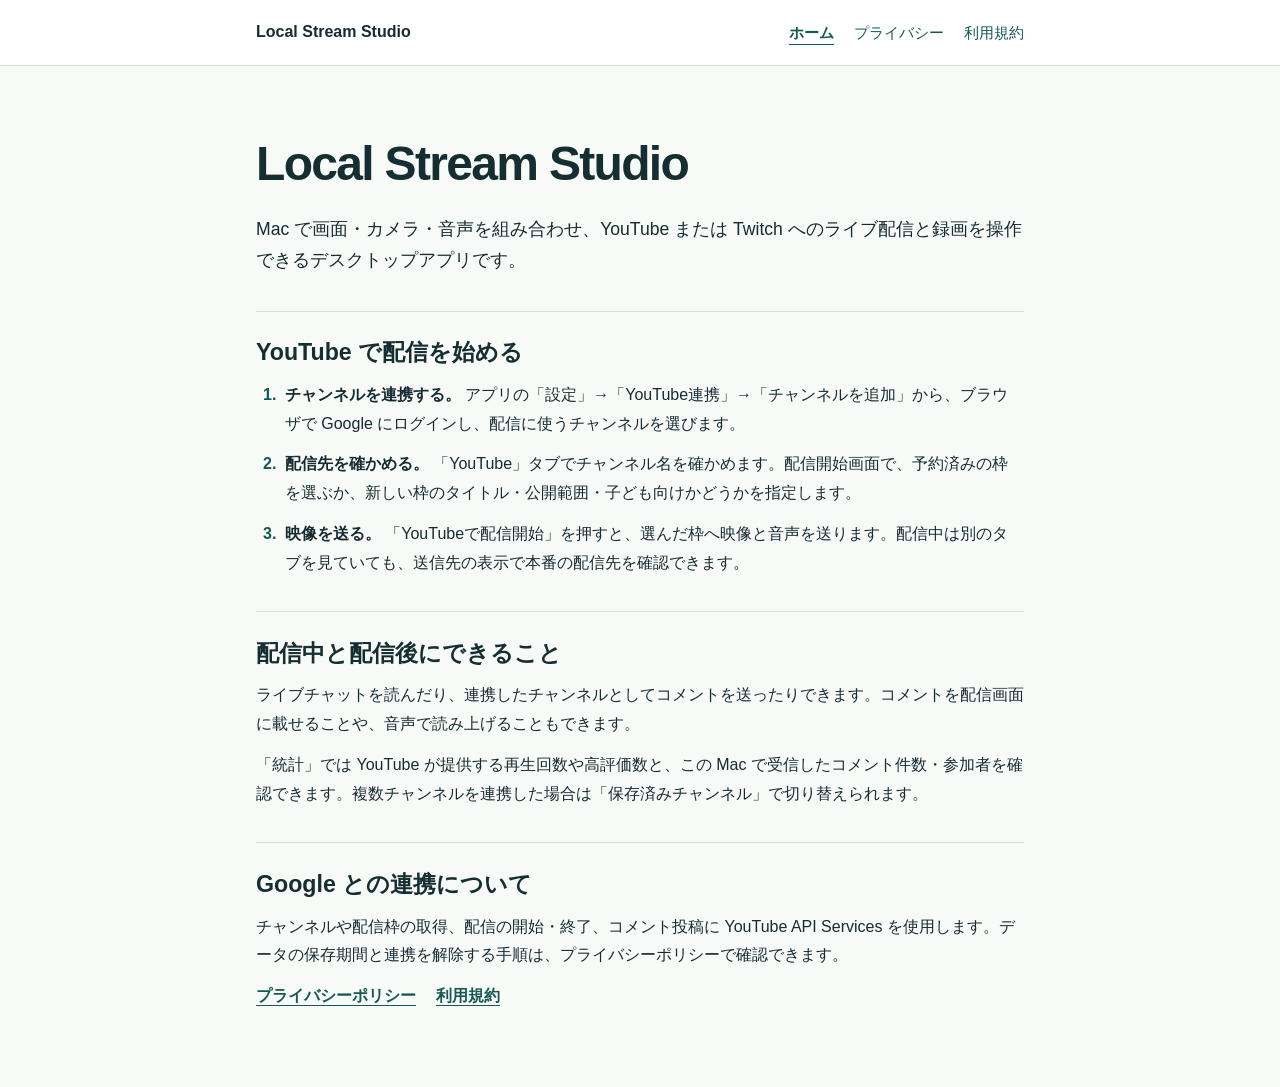
<file: index.html>
<!doctype html>
<html lang="ja">
<head>
  <meta charset="utf-8">
  <meta name="viewport" content="width=device-width, initial-scale=1">
  <meta name="description" content="Local Stream Studio は、Mac で画面と音声を組み合わせ、YouTube または Twitch への配信と録画を操作できるアプリです。">
  <title>Local Stream Studio | Mac の配信・録画アプリ</title>
  <link rel="stylesheet" href="style.css">
</head>
<body>
  <a class="skip" href="#main">本文へ</a>
  <header><div class="bar">
    <a class="brand" href="index.html">Local Stream Studio</a>
    <nav aria-label="サイト内"><a href="index.html" aria-current="page">ホーム</a><a href="privacy.html">プライバシー</a><a href="terms.html">利用規約</a></nav>
  </div></header>
  <main id="main">
    <h1>Local Stream Studio</h1>
    <p class="lead">Mac で画面・カメラ・音声を組み合わせ、YouTube または Twitch へのライブ配信と録画を操作できるデスクトップアプリです。</p>
    <section>
      <h2>YouTube で配信を始める</h2>
      <ol>
        <li><strong>チャンネルを連携する。</strong> アプリの「設定」→「YouTube連携」→「チャンネルを追加」から、ブラウザで Google にログインし、配信に使うチャンネルを選びます。</li>
        <li><strong>配信先を確かめる。</strong> 「YouTube」タブでチャンネル名を確かめます。配信開始画面で、予約済みの枠を選ぶか、新しい枠のタイトル・公開範囲・子ども向けかどうかを指定します。</li>
        <li><strong>映像を送る。</strong> 「YouTubeで配信開始」を押すと、選んだ枠へ映像と音声を送ります。配信中は別のタブを見ていても、送信先の表示で本番の配信先を確認できます。</li>
      </ol>
    </section>
    <section>
      <h2>配信中と配信後にできること</h2>
      <p>ライブチャットを読んだり、連携したチャンネルとしてコメントを送ったりできます。コメントを配信画面に載せることや、音声で読み上げることもできます。</p>
      <p>「統計」では YouTube が提供する再生回数や高評価数と、この Mac で受信したコメント件数・参加者を確認できます。複数チャンネルを連携した場合は「保存済みチャンネル」で切り替えられます。</p>
    </section>
    <section>
      <h2>Google との連携について</h2>
      <p>チャンネルや配信枠の取得、配信の開始・終了、コメント投稿に YouTube API Services を使用します。データの保存期間と連携を解除する手順は、プライバシーポリシーで確認できます。</p>
      <p class="resources"><a href="privacy.html">プライバシーポリシー</a><a href="terms.html">利用規約</a></p>
    </section>
  </main>
</body>
</html>
</file>
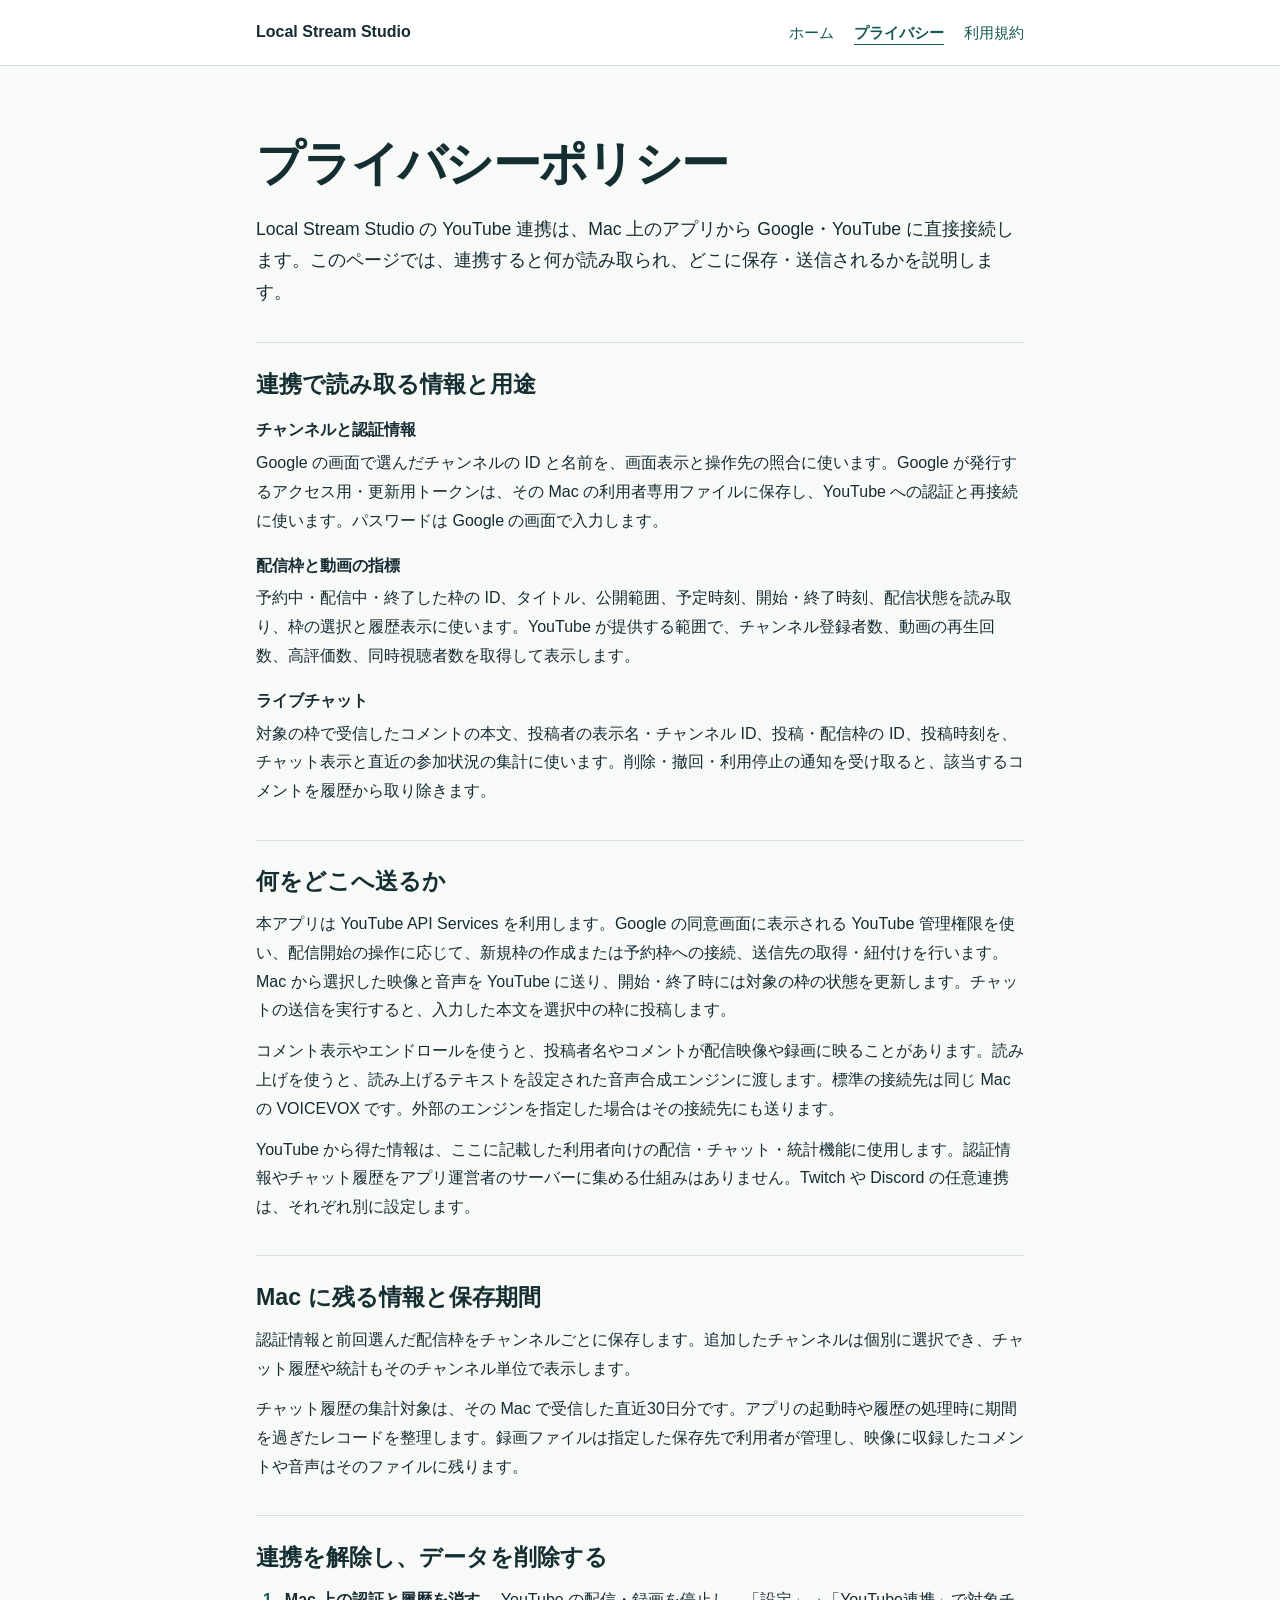
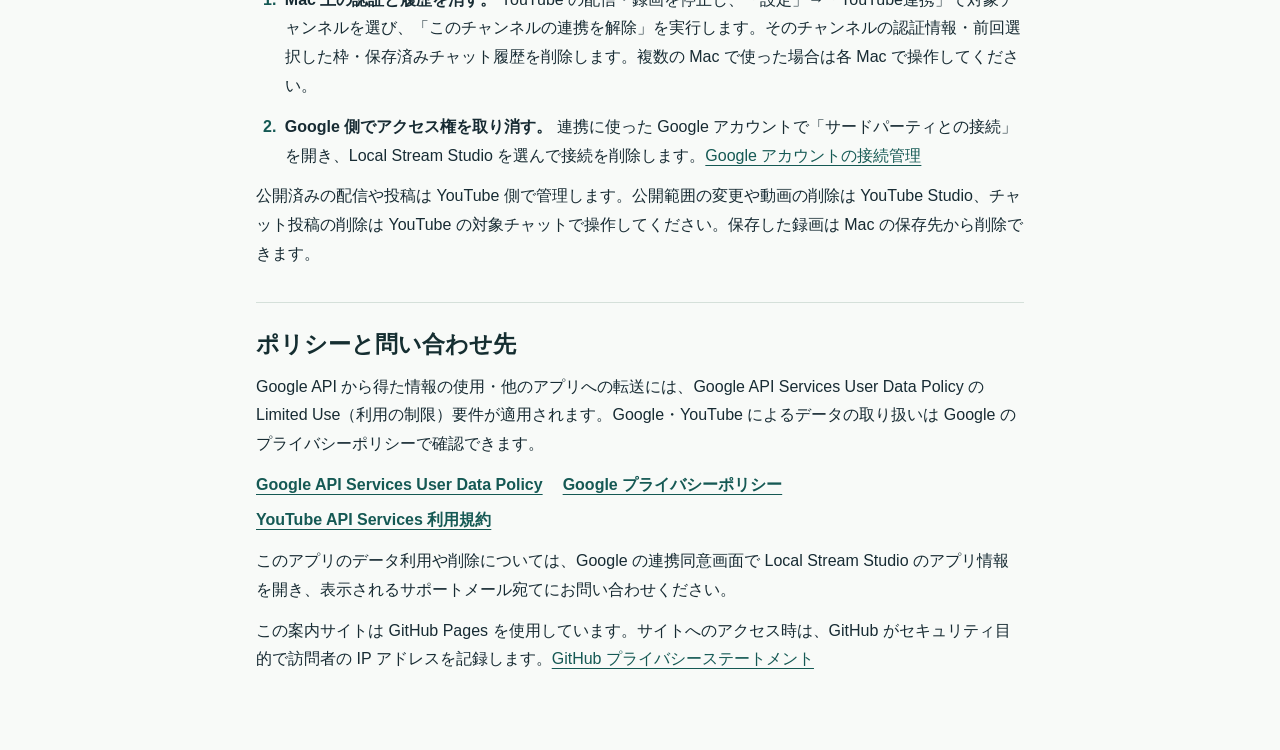
<file: privacy.html>
<!doctype html>
<html lang="ja">
<head>
  <meta charset="utf-8">
  <meta name="viewport" content="width=device-width, initial-scale=1">
  <meta name="description" content="Local Stream Studio の YouTube 連携で読み取るデータ、その用途、Mac 上の保存期間、連携解除と権限撤回の方法です。">
  <title>プライバシーポリシー | Local Stream Studio</title>
  <link rel="stylesheet" href="style.css">
</head>
<body>
  <a class="skip" href="#main">本文へ</a>
  <header><div class="bar">
    <a class="brand" href="index.html">Local Stream Studio</a>
    <nav aria-label="サイト内"><a href="index.html">ホーム</a><a href="privacy.html" aria-current="page">プライバシー</a><a href="terms.html">利用規約</a></nav>
  </div></header>
  <main id="main">
    <h1>プライバシーポリシー</h1>
    <p class="lead">Local Stream Studio の YouTube 連携は、Mac 上のアプリから Google・YouTube に直接接続します。このページでは、連携すると何が読み取られ、どこに保存・送信されるかを説明します。</p>
    <section>
      <h2>連携で読み取る情報と用途</h2>
      <dl>
        <dt>チャンネルと認証情報</dt>
        <dd>Google の画面で選んだチャンネルの ID と名前を、画面表示と操作先の照合に使います。Google が発行するアクセス用・更新用トークンは、その Mac の利用者専用ファイルに保存し、YouTube への認証と再接続に使います。パスワードは Google の画面で入力します。</dd>
        <dt>配信枠と動画の指標</dt>
        <dd>予約中・配信中・終了した枠の ID、タイトル、公開範囲、予定時刻、開始・終了時刻、配信状態を読み取り、枠の選択と履歴表示に使います。YouTube が提供する範囲で、チャンネル登録者数、動画の再生回数、高評価数、同時視聴者数を取得して表示します。</dd>
        <dt>ライブチャット</dt>
        <dd>対象の枠で受信したコメントの本文、投稿者の表示名・チャンネル ID、投稿・配信枠の ID、投稿時刻を、チャット表示と直近の参加状況の集計に使います。削除・撤回・利用停止の通知を受け取ると、該当するコメントを履歴から取り除きます。</dd>
      </dl>
    </section>
    <section>
      <h2>何をどこへ送るか</h2>
      <p>本アプリは YouTube API Services を利用します。Google の同意画面に表示される YouTube 管理権限を使い、配信開始の操作に応じて、新規枠の作成または予約枠への接続、送信先の取得・紐付けを行います。Mac から選択した映像と音声を YouTube に送り、開始・終了時には対象の枠の状態を更新します。チャットの送信を実行すると、入力した本文を選択中の枠に投稿します。</p>
      <p>コメント表示やエンドロールを使うと、投稿者名やコメントが配信映像や録画に映ることがあります。読み上げを使うと、読み上げるテキストを設定された音声合成エンジンに渡します。標準の接続先は同じ Mac の VOICEVOX です。外部のエンジンを指定した場合はその接続先にも送ります。</p>
      <p>YouTube から得た情報は、ここに記載した利用者向けの配信・チャット・統計機能に使用します。認証情報やチャット履歴をアプリ運営者のサーバーに集める仕組みはありません。Twitch や Discord の任意連携は、それぞれ別に設定します。</p>
    </section>
    <section>
      <h2>Mac に残る情報と保存期間</h2>
      <p>認証情報と前回選んだ配信枠をチャンネルごとに保存します。追加したチャンネルは個別に選択でき、チャット履歴や統計もそのチャンネル単位で表示します。</p>
      <p>チャット履歴の集計対象は、その Mac で受信した直近30日分です。アプリの起動時や履歴の処理時に期間を過ぎたレコードを整理します。録画ファイルは指定した保存先で利用者が管理し、映像に収録したコメントや音声はそのファイルに残ります。</p>
    </section>
    <section id="disconnect">
      <h2>連携を解除し、データを削除する</h2>
      <ol>
        <li><strong>Mac 上の認証と履歴を消す。</strong> YouTube の配信・録画を停止し、「設定」→「YouTube連携」で対象チャンネルを選び、「このチャンネルの連携を解除」を実行します。そのチャンネルの認証情報・前回選択した枠・保存済みチャット履歴を削除します。複数の Mac で使った場合は各 Mac で操作してください。</li>
        <li><strong>Google 側でアクセス権を取り消す。</strong> 連携に使った Google アカウントで「サードパーティとの接続」を開き、Local Stream Studio を選んで接続を削除します。<a href="https://myaccount.google.com/connections">Google アカウントの接続管理</a></li>
      </ol>
      <p>公開済みの配信や投稿は YouTube 側で管理します。公開範囲の変更や動画の削除は YouTube Studio、チャット投稿の削除は YouTube の対象チャットで操作してください。保存した録画は Mac の保存先から削除できます。</p>
    </section>
    <section id="contact">
      <h2>ポリシーと問い合わせ先</h2>
      <p>Google API から得た情報の使用・他のアプリへの転送には、Google API Services User Data Policy の Limited Use（利用の制限）要件が適用されます。Google・YouTube によるデータの取り扱いは Google のプライバシーポリシーで確認できます。</p>
      <p class="resources"><a href="https://developers.google.com/terms/api-services-user-data-policy">Google API Services User Data Policy</a><a href="https://policies.google.com/privacy?hl=ja">Google プライバシーポリシー</a><a href="https://developers.google.com/youtube/terms/api-services-terms-of-service">YouTube API Services 利用規約</a></p>
      <p>このアプリのデータ利用や削除については、Google の連携同意画面で Local Stream Studio のアプリ情報を開き、表示されるサポートメール宛てにお問い合わせください。</p>
      <p>この案内サイトは GitHub Pages を使用しています。サイトへのアクセス時は、GitHub がセキュリティ目的で訪問者の IP アドレスを記録します。<a href="https://docs.github.com/ja/site-policy/privacy-policies/github-general-privacy-statement">GitHub プライバシーステートメント</a></p>
    </section>
  </main>
</body>
</html>
</file>
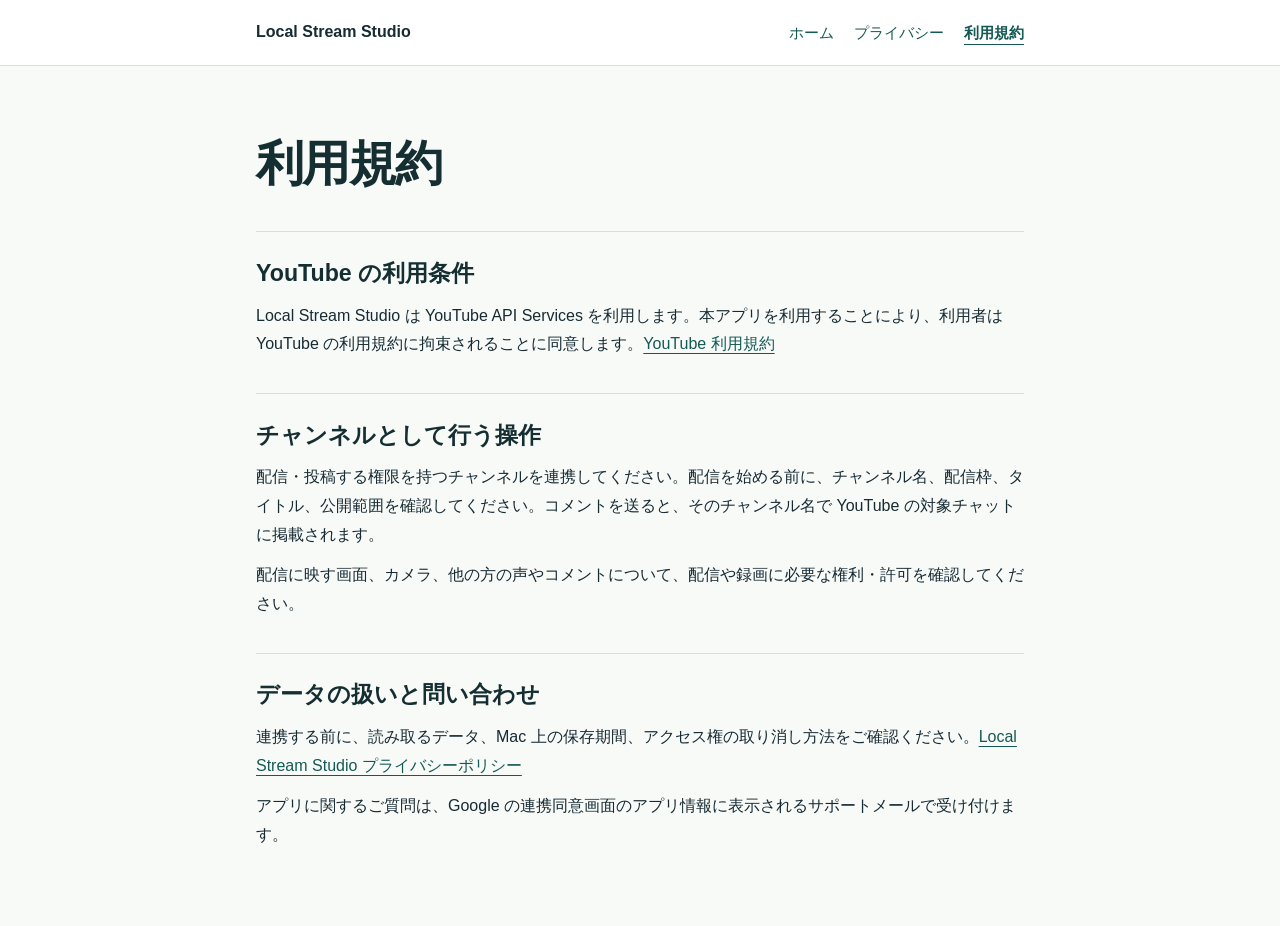
<file: terms.html>
<!doctype html>
<html lang="ja">
<head>
  <meta charset="utf-8">
  <meta name="viewport" content="width=device-width, initial-scale=1">
  <meta name="description" content="Local Stream Studio と YouTube を連携して配信・投稿するときの利用条件です。">
  <title>利用規約 | Local Stream Studio</title>
  <link rel="stylesheet" href="style.css">
</head>
<body>
  <a class="skip" href="#main">本文へ</a>
  <header><div class="bar">
    <a class="brand" href="index.html">Local Stream Studio</a>
    <nav aria-label="サイト内"><a href="index.html">ホーム</a><a href="privacy.html">プライバシー</a><a href="terms.html" aria-current="page">利用規約</a></nav>
  </div></header>
  <main id="main">
    <h1>利用規約</h1>
    <section>
      <h2>YouTube の利用条件</h2>
      <p>Local Stream Studio は YouTube API Services を利用します。本アプリを利用することにより、利用者は YouTube の利用規約に拘束されることに同意します。<a href="https://www.youtube.com/t/terms">YouTube 利用規約</a></p>
    </section>
    <section>
      <h2>チャンネルとして行う操作</h2>
      <p>配信・投稿する権限を持つチャンネルを連携してください。配信を始める前に、チャンネル名、配信枠、タイトル、公開範囲を確認してください。コメントを送ると、そのチャンネル名で YouTube の対象チャットに掲載されます。</p>
      <p>配信に映す画面、カメラ、他の方の声やコメントについて、配信や録画に必要な権利・許可を確認してください。</p>
    </section>
    <section>
      <h2>データの扱いと問い合わせ</h2>
      <p>連携する前に、読み取るデータ、Mac 上の保存期間、アクセス権の取り消し方法をご確認ください。<a href="privacy.html">Local Stream Studio プライバシーポリシー</a></p>
      <p>アプリに関するご質問は、Google の連携同意画面のアプリ情報に表示されるサポートメールで受け付けます。</p>
    </section>
  </main>
</body>
</html>
</file>
<file: style.css>
:root {
  font-family: -apple-system, BlinkMacSystemFont, "Hiragino Sans", "Yu Gothic", sans-serif;
  color: #172b33;
  background: #f8faf8;
  text-size-adjust: 100%;
  line-height: 1.8;
}
* { box-sizing: border-box; }
body { margin: 0; }
a { color: #155954; text-underline-offset: .22em; overflow-wrap: anywhere; }
a:hover { color: #0b3937; }
a:focus-visible { outline: 3px solid #0c716d; outline-offset: 3px; }
.skip { position: absolute; left: 1rem; top: -8rem; padding: .5rem 1rem; background: white; }
.skip:focus { top: .5rem; }
header { background: #fff; border-bottom: 1px solid #d5e0da; }
.bar, main { width: min(calc(100% - 2.5rem), 48rem); margin-inline: auto; }
.bar { display: flex; align-items: center; justify-content: space-between; gap: .5rem 2rem; flex-wrap: wrap; padding-block: 1rem; }
.brand { color: #172b33; font-weight: 750; text-decoration: none; }
nav, .resources { display: flex; gap: .4rem 1.25rem; flex-wrap: wrap; }
nav a { text-decoration: none; font-size: .94rem; padding-block: .2rem; }
nav a[aria-current="page"] { text-decoration: underline; text-underline-offset: .4em; font-weight: 700; }
main { padding-block: clamp(2.25rem, 6vw, 4rem) 4rem; }
h1, h2 { color: #152e31; line-height: 1.4; }
h1 { margin: 0 0 1rem; font-size: clamp(1.8rem, 5vw, 3rem); letter-spacing: -.035em; }
h2 { font-size: clamp(1.2rem, 3vw, 1.45rem); margin: 0 0 .75rem; }
.lead { font-size: 1.1rem; }
section { margin-top: 2.1rem; border-top: 1px solid #d5e0da; padding-top: 1.55rem; }
p, dl, ol { margin: .75rem 0; }
dt { font-weight: 700; margin-top: 1rem; }
dd { margin: .25rem 0 0; }
ol { padding-left: 1.55em; }
li { padding-left: .25em; margin-block: .75rem; }
li::marker { color: #155954; font-weight: 700; }
.resources a { font-weight: 600; }
@media (max-width: 36rem) {
  .bar { flex-direction: column; align-items: flex-start; gap: .35rem; }
}
</file>
